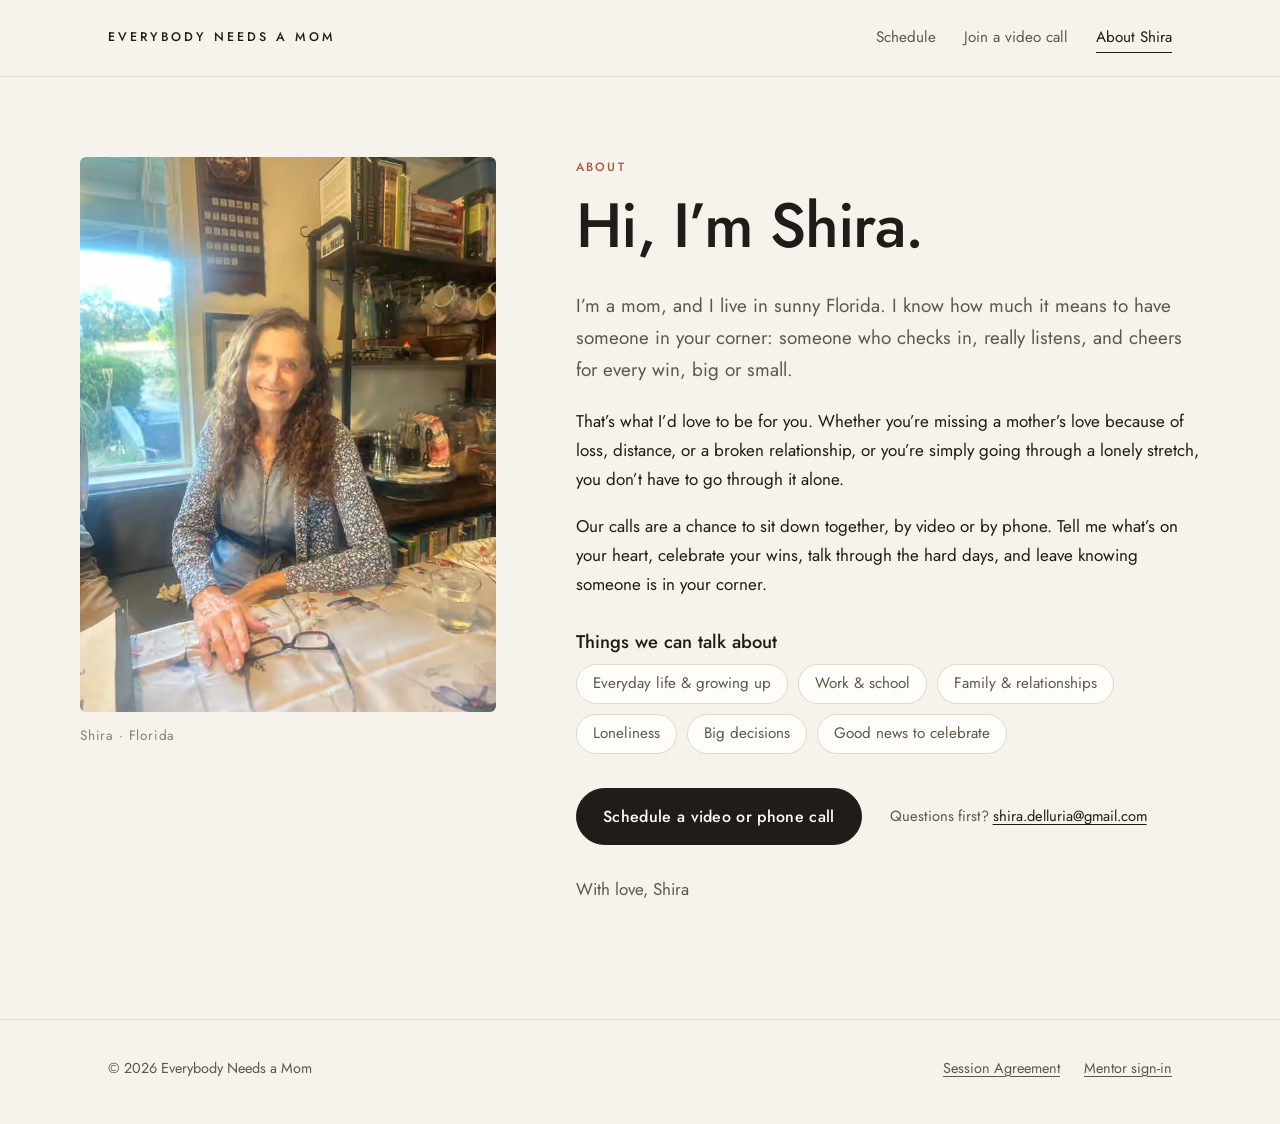
<file: about.html>
<!DOCTYPE html>
<html lang="en">
<head>
  <meta charset="utf-8">
  <meta name="viewport" content="width=device-width, initial-scale=1">
  <title>About Shira — Everybody Needs a Mom</title>
  <meta name="description" content="Meet Shira, your step-in mom for private video and phone calls.">
  <link rel="icon" href="data:image/svg+xml,<svg xmlns='http://www.w3.org/2000/svg' viewBox='0 0 64 64'><circle cx='32' cy='32' r='28' fill='%23A65A3A'/></svg>">
  <link rel="preconnect" href="https://fonts.bunny.net">
  <link rel="stylesheet" href="https://fonts.bunny.net/css?family=jost:400,500&display=swap">
  <link rel="stylesheet" href="styles.css?v=20261117b">
</head>
<body>

<header class="site-header">
  <div class="wrap">
    <a class="logo" href="index.html">Everybody Needs a Mom</a>
    <nav class="nav" aria-label="Main">
      <a href="index.html#book">Schedule</a>
      <a href="index.html#session">Join a video call</a>
      <a href="about.html" aria-current="page">About <span data-mentor-name>Shira</span></a>
    </nav>
  </div>
</header>

<main>
  <div class="wrap about-grid">
    <figure class="portrait">
      <img src="shira.avif?v=3" alt="Shira smiling at her kitchen table" width="600" height="800" onerror="this.closest('figure').remove();">
      <figcaption><span data-mentor-name>Shira</span> &middot; Florida</figcaption>
    </figure>

    <div>
      <span class="eyebrow">About</span>
      <h1>Hi, I&rsquo;m <span data-mentor-fullname>Shira</span>.</h1>
      <p class="lead">I&rsquo;m a mom, and I live in sunny Florida. I know how much it means to have someone in your corner: someone who checks in, really listens, and cheers for every win, big or small.</p>
      <p>That&rsquo;s what I&rsquo;d love to be for you. Whether you&rsquo;re missing a mother&rsquo;s love because of loss, distance, or a broken relationship, or you&rsquo;re simply going through a lonely stretch, you don&rsquo;t have to go through it alone.</p>
      <p>Our calls are a chance to sit down together, by video or by phone. Tell me what&rsquo;s on your heart, celebrate your wins, talk through the hard days, and leave knowing someone is in your corner.</p>

      <h3>Things we can talk about</h3>
      <ul class="tag-list">
        <li>Everyday life &amp; growing up</li>
        <li>Work &amp; school</li>
        <li>Family &amp; relationships</li>
        <li>Loneliness</li>
        <li>Big decisions</li>
        <li>Good news to celebrate</li>
      </ul>

      <div class="hero-actions">
        <a class="btn" href="index.html#book">Schedule a video or phone call</a>
        <span class="small muted">Questions first? <a data-email href="#"></a></span>
      </div>
      <p class="signoff">With love, <span data-mentor-name>Shira</span></p>
    </div>
  </div>
</main>

<footer class="site-footer">
  <div class="wrap">
    <span>&copy; <span data-year>2026</span> Everybody Needs a Mom</span>
    <span class="footer-links">
      <a href="terms.html">Session Agreement</a>
      <a href="signin.html">Mentor sign-in</a>
    </span>
  </div>
</footer>

<script src="config.js?v=20261117"></script>
<script src="app.js?v=20261117"></script>
</body>
</html>
</file>
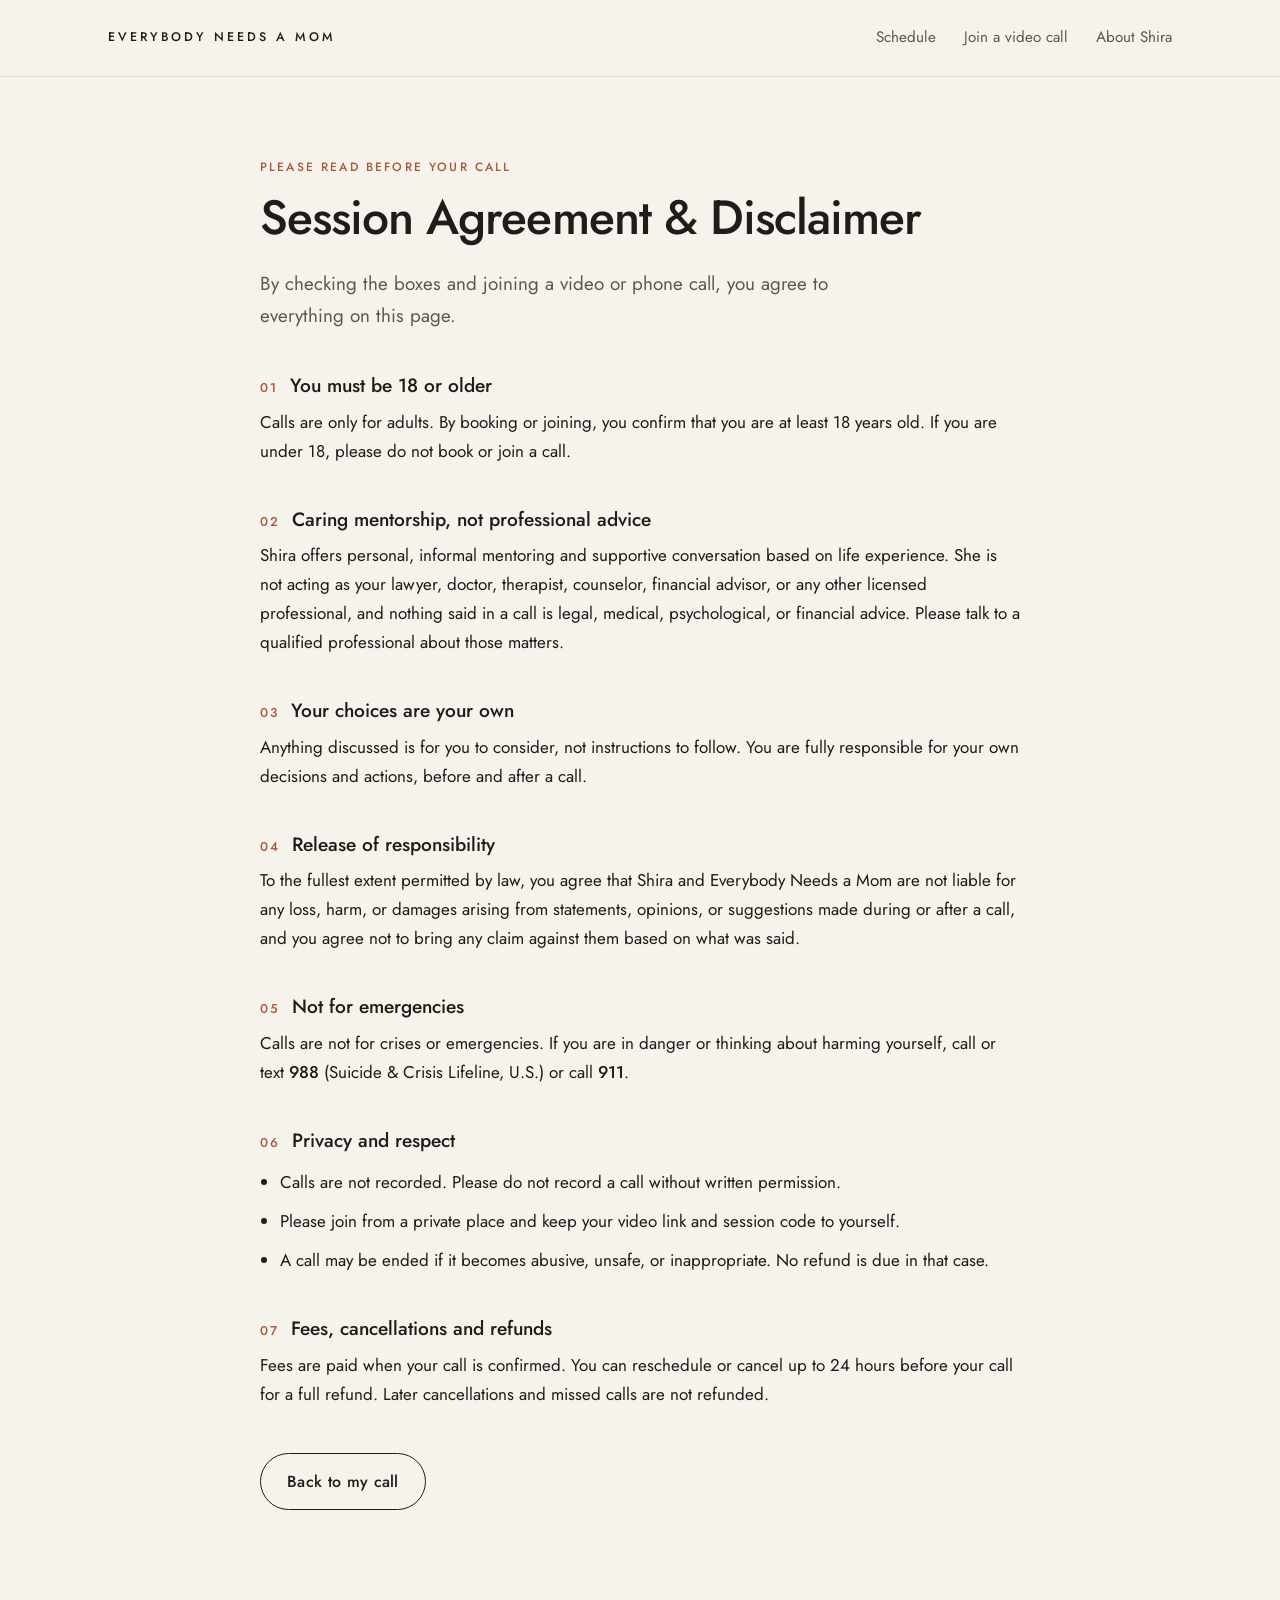
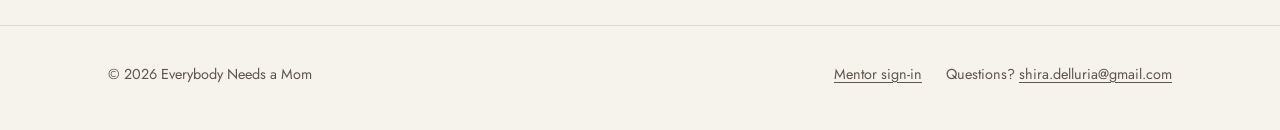
<file: terms.html>
<!DOCTYPE html>
<html lang="en">
<head>
  <meta charset="utf-8">
  <meta name="viewport" content="width=device-width, initial-scale=1">
  <title>Session Agreement &amp; Disclaimer — Everybody Needs a Mom</title>
  <link rel="icon" href="data:image/svg+xml,<svg xmlns='http://www.w3.org/2000/svg' viewBox='0 0 64 64'><circle cx='32' cy='32' r='28' fill='%23A65A3A'/></svg>">
  <link rel="preconnect" href="https://fonts.bunny.net">
  <link rel="stylesheet" href="https://fonts.bunny.net/css?family=jost:400,500&display=swap">
  <link rel="stylesheet" href="styles.css?v=20261117b">
</head>
<body>

<header class="site-header">
  <div class="wrap">
    <a class="logo" href="index.html">Everybody Needs a Mom</a>
    <nav class="nav" aria-label="Main">
      <a href="index.html#book">Schedule</a>
      <a href="index.html#session">Join a video call</a>
      <a href="about.html">About <span data-mentor-name>Shira</span></a>
    </nav>
  </div>
</header>

<main>
  <div class="wrap narrow terms">
    <span class="eyebrow">Please read before your call</span>
    <h1>Session Agreement &amp; Disclaimer</h1>
    <p class="lead">By checking the boxes and joining a video or phone call, you agree to everything on this page.</p>

    <h2><span>01</span>You must be 18 or older</h2>
    <p>Calls are only for adults. By booking or joining, you confirm that you are at least 18 years old. If you are under 18, please do not book or join a call.</p>

    <h2><span>02</span>Caring mentorship, not professional advice</h2>
    <p><span data-mentor-fullname>The mentor</span> offers personal, informal mentoring and supportive conversation based on life experience. She is not acting as your lawyer, doctor, therapist, counselor, financial advisor, or any other licensed professional, and nothing said in a call is legal, medical, psychological, or financial advice. Please talk to a qualified professional about those matters.</p>

    <h2><span>03</span>Your choices are your own</h2>
    <p>Anything discussed is for you to consider, not instructions to follow. You are fully responsible for your own decisions and actions, before and after a call.</p>

    <h2><span>04</span>Release of responsibility</h2>
    <p>To the fullest extent permitted by law, you agree that <span data-mentor-fullname>the mentor</span> and Everybody Needs a Mom are not liable for any loss, harm, or damages arising from statements, opinions, or suggestions made during or after a call, and you agree not to bring any claim against them based on what was said.</p>

    <h2><span>05</span>Not for emergencies</h2>
    <p>Calls are not for crises or emergencies. If you are in danger or thinking about harming yourself, call or text <b>988</b> (Suicide &amp; Crisis Lifeline, U.S.) or call <b>911</b>.</p>

    <h2><span>06</span>Privacy and respect</h2>
    <ul>
      <li>Calls are not recorded. Please do not record a call without written permission.</li>
      <li>Please join from a private place and keep your video link and session code to yourself.</li>
      <li>A call may be ended if it becomes abusive, unsafe, or inappropriate. No refund is due in that case.</li>
    </ul>

    <h2><span>07</span>Fees, cancellations and refunds</h2>
    <p>Fees are paid when your call is confirmed. You can reschedule or cancel up to 24 hours before your call for a full refund. Later cancellations and missed calls are not refunded.</p>

    <p style="margin-top:2.6em"><a class="btn btn-ghost" href="index.html#session">Back to my call</a></p>
  </div>
</main>

<footer class="site-footer">
  <div class="wrap">
    <span>&copy; <span data-year>2026</span> Everybody Needs a Mom</span>
    <span class="footer-links">
      <a href="signin.html">Mentor sign-in</a>
      <span>Questions? <a data-email href="#"></a></span>
    </span>
  </div>
</footer>

<script src="config.js?v=20261117"></script>
<script src="app.js?v=20261117"></script>
</body>
</html>
</file>
<file: styles.css>
/* Everybody Needs a Mom — warm, neutral, editorial */
:root {
  --bg: #F6F2EC;
  --paper: #FFFDF9;
  --sand: #EEE7DC;
  --line: #E2D9CC;
  --ink: #1F1C19;
  --ink-2: #5F574E;
  --ink-3: #8A8177;
  --clay: #A65A3A;
  --clay-dark: #8C4A2E;
  --focus: rgba(166, 90, 58, 0.32);
  --radius: 6px;
  --font: "Futura PT", Futura, "Jost", "Century Gothic", "Avenir Next", Avenir, "Helvetica Neue", Arial, sans-serif;
}

*, *::before, *::after { box-sizing: border-box; }
html { scroll-behavior: smooth; -webkit-text-size-adjust: 100%; }
body {
  margin: 0;
  background: var(--bg);
  color: var(--ink);
  font-family: var(--font);
  font-size: 17px;
  line-height: 1.7;
  -webkit-font-smoothing: antialiased;
  -moz-osx-font-smoothing: grayscale;
}
h1, h2, h3 { font-weight: 500; line-height: 1.15; letter-spacing: -0.01em; margin: 0 0 0.5em; }
h1 { font-size: clamp(2.3rem, 5.2vw, 3.9rem); line-height: 1.05; letter-spacing: -0.02em; }
h2 { font-size: clamp(1.7rem, 3vw, 2.3rem); }
h3 { font-size: 1.15rem; letter-spacing: 0; }
p { margin: 0 0 1.1em; }
b, strong { font-weight: 500; }
a { color: var(--ink); text-decoration-thickness: 1px; text-underline-offset: 3px; }
a:hover { color: var(--clay); }
::selection { background: var(--sand); }
:focus-visible { outline: 3px solid var(--focus); outline-offset: 2px; }

.wrap { max-width: 1120px; margin: 0 auto; padding: 0 28px; }
.wrap.narrow { max-width: 760px; }
.hidden { display: none !important; }
.muted { color: var(--ink-2); }
.small { font-size: 0.92rem; }
.eyebrow {
  display: block;
  font-size: 0.75rem;
  font-weight: 500;
  letter-spacing: 0.18em;
  text-transform: uppercase;
  color: var(--clay);
  margin-bottom: 16px;
}
.lead { font-size: 1.18rem; color: var(--ink-2); max-width: 34em; }

/* ---------- Header & footer ---------- */
.site-header { border-bottom: 1px solid var(--line); }
.site-header .wrap {
  display: flex; align-items: center; justify-content: space-between;
  gap: 12px 28px; min-height: 76px; flex-wrap: wrap; padding-top: 14px; padding-bottom: 14px;
}
.logo {
  font-size: 0.78rem; font-weight: 500; letter-spacing: 0.24em; text-transform: uppercase;
  text-decoration: none; color: var(--ink);
}
.logo:hover { color: var(--ink); }
.nav { display: flex; align-items: center; gap: 8px 28px; flex-wrap: wrap; }
.nav a, .nav-btn {
  font-family: var(--font); font-size: 0.95rem; text-decoration: none; color: var(--ink-2);
  padding: 2px 0; border: 0; border-bottom: 1px solid transparent; background: none; cursor: pointer;
}
.nav a:hover, .nav a[aria-current="page"], .nav-btn:hover { color: var(--ink); border-bottom-color: var(--ink); }

.site-footer { border-top: 1px solid var(--line); padding: 36px 0 44px; font-size: 0.9rem; color: var(--ink-2); }
.site-footer .wrap { display: flex; justify-content: space-between; gap: 14px 32px; flex-wrap: wrap; }
.site-footer a { color: var(--ink-2); }
.site-footer a:hover { color: var(--ink); }
.footer-links { display: flex; gap: 10px 24px; flex-wrap: wrap; }

/* ---------- Buttons ---------- */
.btn {
  display: inline-flex; align-items: center; justify-content: center; gap: 10px;
  font-family: var(--font); font-size: 1rem; font-weight: 500; letter-spacing: 0.02em;
  padding: 14px 26px; border-radius: 999px; border: 1px solid var(--ink);
  background: var(--ink); color: var(--paper); text-decoration: none; cursor: pointer;
  transition: background .2s ease, color .2s ease, border-color .2s ease, opacity .2s ease;
}
.btn:hover { background: var(--clay-dark); border-color: var(--clay-dark); color: var(--paper); }
.btn:disabled { opacity: .3; cursor: not-allowed; background: var(--ink); border-color: var(--ink); }
.btn-ghost { background: transparent; color: var(--ink); }
.btn-ghost:hover { background: var(--ink); border-color: var(--ink); color: var(--paper); }
.btn-big { padding: 17px 32px; font-size: 1.05rem; }
.btn.full { width: 100%; }
.link-arrow { font-weight: 500; text-decoration: none; border-bottom: 1px solid var(--ink); padding-bottom: 2px; }
.link-arrow:hover { border-bottom-color: var(--clay); }

/* ---------- Home ---------- */
.hero { padding: 80px 0 72px; }
.hero-grid { display: grid; grid-template-columns: 1.3fr 0.7fr; gap: 72px; align-items: end; }
.hero-actions { display: flex; align-items: center; gap: 18px 28px; flex-wrap: wrap; margin-top: 34px; }
.portrait { margin: 0; }
.portrait img {
  display: block; width: 100%; height: auto;
  border-radius: var(--radius); background: var(--sand);
}
.portrait figcaption { margin-top: 12px; font-size: 0.85rem; color: var(--ink-3); letter-spacing: 0.06em; }

.steps {
  list-style: none; margin: 0; padding: 0;
  display: grid; grid-template-columns: repeat(3, 1fr);
  border-top: 1px solid var(--line); border-bottom: 1px solid var(--line);
}
.step { padding: 34px 32px 30px 0; }
.step + .step { padding-left: 32px; border-left: 1px solid var(--line); }
.step-num { font-size: 0.78rem; font-weight: 500; letter-spacing: 0.18em; color: var(--clay); }
.step h3 { margin: 12px 0 6px; }
.step p { margin: 0; color: var(--ink-2); font-size: 0.98rem; }

.section { padding: 96px 0; }
.section + .section { border-top: 1px solid var(--line); }
.split { display: grid; grid-template-columns: 0.85fr 1.15fr; gap: 72px; align-items: start; }
.panel { background: var(--paper); border: 1px solid var(--line); border-radius: var(--radius); padding: 36px; }
.note { font-size: 0.95rem; color: var(--ink-2); border-left: 2px solid var(--clay); padding: 2px 0 2px 16px; margin: 24px 0; }

/* ---------- Forms ---------- */
.field { display: grid; gap: 8px; margin-bottom: 20px; }
.field label { font-size: 0.92rem; font-weight: 500; color: var(--ink); }
.field input, .field select, .field textarea {
  width: 100%; font-family: var(--font); font-size: 1.02rem; color: var(--ink);
  background: var(--bg); border: 1px solid var(--line); border-radius: 4px; padding: 13px 14px;
  transition: border-color .2s ease, box-shadow .2s ease, background .2s ease;
}
.field textarea { resize: vertical; }
.field input::placeholder { color: var(--ink-3); }
.field input:focus, .field select:focus, .field textarea:focus {
  outline: none; border-color: var(--clay); background: var(--paper); box-shadow: 0 0 0 3px var(--focus);
}
.request-grid { display: grid; grid-template-columns: 1fr 1fr; gap: 0 18px; }
.request-grid .field { max-width: none; }

.choice { border: 0; padding: 0; margin: 0 0 22px; min-width: 0; }
.choice legend { font-size: 0.92rem; font-weight: 500; padding: 0; margin-bottom: 8px; }
.choice-row { display: grid; grid-template-columns: 1fr 1fr; gap: 12px; }
.choice-opt { position: relative; cursor: pointer; }
.choice-opt input { position: absolute; opacity: 0; pointer-events: none; }
.choice-opt span {
  display: block; height: 100%; border: 1px solid var(--line); border-radius: 4px; padding: 14px 16px;
  background: var(--bg); font-weight: 500; transition: border-color .2s ease, background .2s ease, box-shadow .2s ease;
}
.choice-opt small { display: block; font-weight: 400; font-size: 0.88rem; color: var(--ink-2); margin-top: 2px; }
.choice-opt input:checked + span { border-color: var(--ink); background: var(--paper); box-shadow: inset 0 0 0 1px var(--ink); }
.choice-opt input:focus-visible + span { box-shadow: 0 0 0 3px var(--focus); }

.checks { margin: 0 0 26px; border-bottom: 1px solid var(--line); }
.check {
  display: flex; gap: 14px; align-items: flex-start; padding: 16px 0;
  border-top: 1px solid var(--line); cursor: pointer; font-size: 0.97rem; line-height: 1.6;
}
.checks .check:first-child { border-top: 0; padding-top: 0; }
.check input {
  -webkit-appearance: none; appearance: none; flex: none; width: 20px; height: 20px; margin: 3px 0 0;
  border: 1.5px solid var(--ink); border-radius: 3px; background: var(--paper); cursor: pointer;
  display: grid; place-content: center;
}
.check input::before {
  content: ""; width: 11px; height: 11px; transform: scale(0); transition: transform .12s ease;
  background: var(--paper); clip-path: polygon(14% 44%, 0 65%, 50% 100%, 100% 16%, 80% 0%, 43% 62%);
}
.check input:checked { background: var(--ink); }
.check input:checked::before { transform: scale(1); }
.small-check { border-top: 0; padding: 4px 0 22px; }
#request-form .btn { width: 100%; }
.error { color: var(--clay-dark); font-weight: 500; min-height: 1.6em; margin: 12px 0 0; font-size: 0.95rem; }

.setup-note { background: var(--sand); border-radius: var(--radius); padding: 22px 24px; }
.setup-note h3 { margin-bottom: 6px; }
.setup-note p:last-of-type { margin-bottom: 12px; }
#rq-done { margin-top: 18px; }
.mono {
  font-family: "SFMono-Regular", Menlo, Consolas, "Liberation Mono", monospace; font-size: 0.88rem;
  background: var(--bg); border: 1px solid var(--line); border-radius: 4px; padding: 12px 14px; word-break: break-all;
}
textarea.out { width: 100%; resize: vertical; line-height: 1.55; color: var(--ink); word-break: normal; overflow-wrap: anywhere; }
.copied { color: var(--clay); font-weight: 500; margin-left: 14px; font-size: 0.95rem; }
.tabs { display: flex; gap: 8px; margin: 4px 0 12px; }
.tab {
  font-family: var(--font); font-size: 0.92rem; font-weight: 500; padding: 7px 16px; border-radius: 999px;
  border: 1px solid var(--line); background: var(--bg); color: var(--ink-2); cursor: pointer;
}
.tab[aria-pressed="true"] { background: var(--ink); border-color: var(--ink); color: var(--paper); }

/* ---------- Video ---------- */
.video-head { margin: 56px 0 20px; }
.video-box {
  position: relative; width: 100%; aspect-ratio: 16 / 9; min-height: 380px;
  background: #1B1916; border-radius: var(--radius); overflow: hidden;
}
.video-box iframe { width: 100%; height: 100%; border: 0; }
.video-placeholder {
  position: absolute; inset: 0; display: grid; place-items: center; text-align: center;
  color: #D9D0C3; padding: 28px;
}
.video-placeholder h3 { color: #FFFDF9; }
.video-placeholder a { color: #F0C2AC; }
#cal-inline { width: 100%; }

/* ---------- About ---------- */
.about-grid { display: grid; grid-template-columns: 0.8fr 1.2fr; gap: 80px; align-items: start; padding: 80px 0 96px; }
.about-grid h3 { margin-top: 32px; }
.tag-list { list-style: none; padding: 0; margin: 12px 0 34px; display: flex; flex-wrap: wrap; gap: 10px; }
.tag-list li {
  border: 1px solid var(--line); border-radius: 999px; padding: 6px 16px;
  font-size: 0.95rem; color: var(--ink-2); background: var(--paper);
}
.signoff { margin-top: 30px; color: var(--ink-2); }

/* ---------- Agreement ---------- */
.terms { padding: 80px 0 96px; }
.terms h1 { font-size: clamp(2.1rem, 4.2vw, 3rem); }
.terms h2 { font-size: 1.2rem; margin: 2.2em 0 0.6em; letter-spacing: 0; }
.terms h2 span { color: var(--clay); font-size: 0.8rem; letter-spacing: 0.16em; margin-right: 12px; }
.terms ul { padding-left: 1.2em; }
.terms li { margin-bottom: 0.6em; }

/* ---------- Mentor sign-in & dashboard ---------- */
.signin-wrap { display: grid; place-items: center; padding: 88px 0 112px; }
.signin-card {
  width: 100%; max-width: 460px; background: var(--paper); border: 1px solid var(--line);
  border-radius: var(--radius); padding: 44px 40px;
}
.signin-card h1 { font-size: 2.1rem; }
.pw-row { display: flex; gap: 8px; }
.pw-row input { flex: 1; min-width: 0; }
.pw-toggle {
  font-family: var(--font); font-size: 0.78rem; font-weight: 500; letter-spacing: 0.12em; text-transform: uppercase;
  border: 1px solid var(--line); background: var(--bg); color: var(--ink-2); border-radius: 4px; padding: 0 14px; cursor: pointer;
}
.pw-toggle:hover { color: var(--ink); border-color: var(--ink-3); }
.dash-head { display: flex; align-items: end; justify-content: space-between; gap: 24px; flex-wrap: wrap; padding: 64px 0 28px; }
.dash-head h1 { font-size: clamp(2.1rem, 4.4vw, 3.2rem); margin: 0; }
.dash-grid { display: grid; grid-template-columns: 1fr 1fr; gap: 24px; margin: 24px 0; align-items: start; }
.big-code { font-size: 1.9rem; font-weight: 500; letter-spacing: 0.14em; margin: 2px 0 14px; }
.stack { display: grid; gap: 12px; margin: 8px 0 16px; }
.advanced { margin: 0 0 96px; }
.advanced summary { cursor: pointer; font-weight: 500; }
.advanced[open] summary { margin-bottom: 20px; }

/* ---------- Small screens ---------- */
@media (max-width: 900px) {
  .hero-grid, .split, .about-grid, .dash-grid { grid-template-columns: 1fr; gap: 44px; }
  .hero-grid .portrait, .about-grid .portrait { max-width: 380px; }
  .steps { grid-template-columns: 1fr; }
  .step, .step + .step { padding: 26px 0; border-left: 0; }
  .step + .step { border-top: 1px solid var(--line); }
}
@media (max-width: 600px) {
  body { font-size: 16px; }
  .wrap { padding: 0 20px; }
  .hero { padding: 56px 0 48px; }
  .section { padding: 72px 0; }
  .panel { padding: 26px 20px; }
  .request-grid, .choice-row { grid-template-columns: 1fr; }
  .video-box { aspect-ratio: 3 / 4; min-height: 0; }
  .btn-big { width: 100%; }
  .signin-card { padding: 34px 24px; }
  .signin-wrap { padding: 48px 0 72px; }
}
</file>
